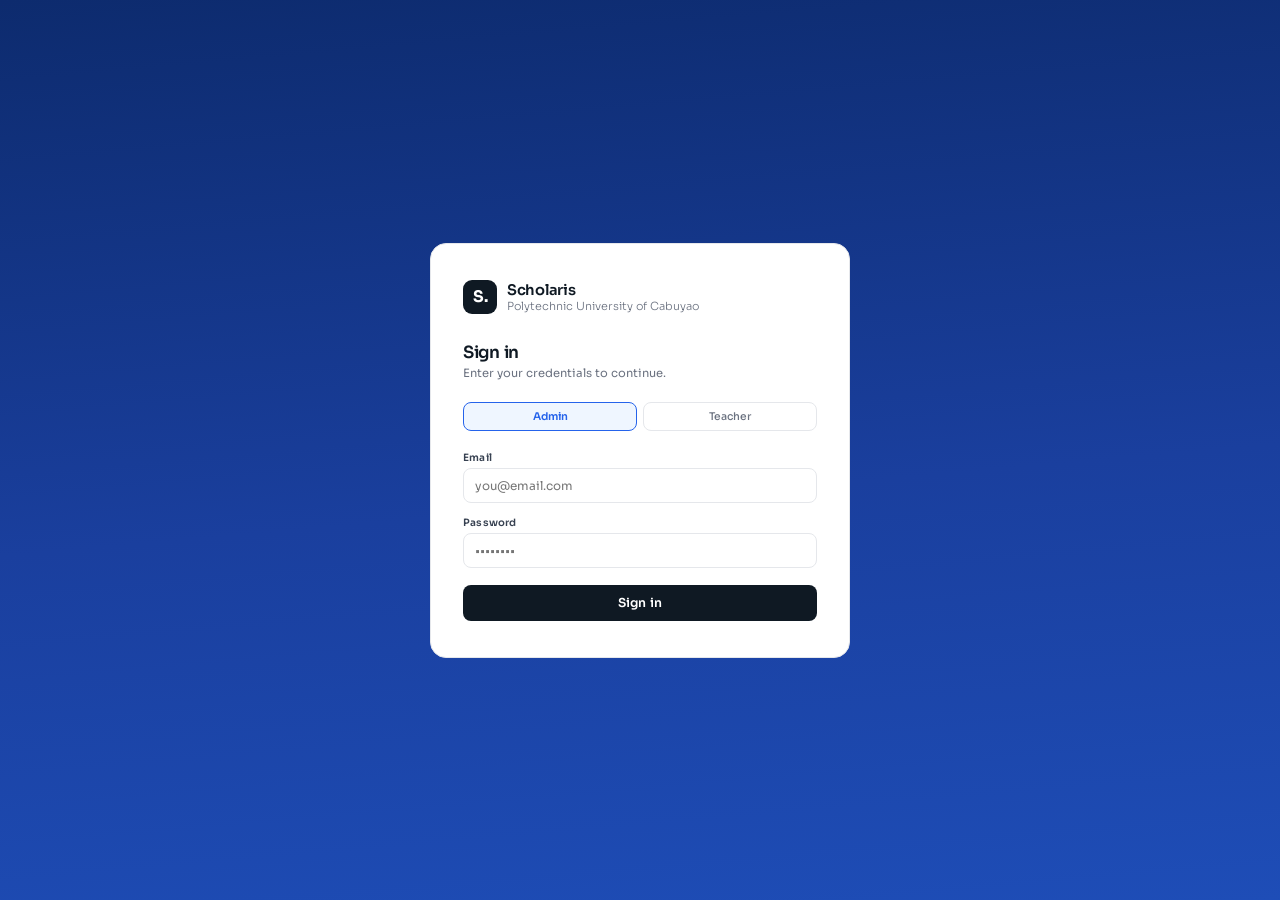
<file: index.html>
<!DOCTYPE html>
<html lang="en">
<head>
  <meta charset="UTF-8">
  <meta name="viewport" content="width=device-width, initial-scale=1.0">
  <title>Scholaris — Sign In</title>
  <script src="https://code.jquery.com/jquery-3.7.1.min.js"></script>
  <style>
    @import url('https://fonts.googleapis.com/css2?family=Sora:wght@300;400;500;600;700&display=swap');

    *, *::before, *::after { box-sizing: border-box; margin: 0; padding: 0; }

    :root {
      --ink:     #0f1923;
      --ink-2:   #374151;
      --ink-3:   #6b7280;
      --ink-4:   #9ca3af;
      --line:    #e5e7eb;
      --bg:      #f9fafb;
      --white:   #ffffff;
      --blue:    #2563eb;
      --blue-dk: #1d4ed8;
      --blue-lt: #eff6ff;
      --red:     #dc2626;
      --red-lt:  #fef2f2;
      --green:   #16a34a;
      --green-lt:#f0fdf4;
      --r:       8px;
      --t:       0.18s ease;
      --font:    'Sora', sans-serif;
    }

    html, body {
      height: 100%;
      font-family: var(--font);
      color: var(--ink);
      font-size: 14px;
    }

    body {
      display: flex;
      align-items: center;
      justify-content: center;
      min-height: 100vh;
      padding: 24px 16px;
      background: linear-gradient(175deg, #0d2b6e 0%, #1a3f9e 55%, #1e4db7 100%);
    }

    /* ── CARD ── */
    .card {
      width: 100%;
      max-width: 420px;
      background: var(--white);
      border: 1px solid var(--line);
      border-radius: 16px;
      padding: 36px 32px;
      animation: up 0.3s ease both;
    }

    @keyframes up {
      from { opacity: 0; transform: translateY(16px); }
      to   { opacity: 1; transform: translateY(0); }
    }

    /* ── LOGO ── */
    .logo {
      display: flex;
      align-items: center;
      gap: 10px;
      margin-bottom: 28px;
    }
    .logo-mark {
      width: 34px; height: 34px;
      background: var(--ink);
      border-radius: 9px;
      display: flex; align-items: center; justify-content: center;
      font-size: 16px; color: white; font-weight: 700;
      letter-spacing: -0.5px;
      flex-shrink: 0;
    }
    .logo-text {
      font-size: 1.05rem;
      font-weight: 600;
      color: var(--ink);
      letter-spacing: -0.3px;
    }
    .logo-text span {
      font-weight: 300;
      color: var(--ink-3);
      font-size: 0.8rem;
      display: block;
      letter-spacing: 0;
    }

    /* ── HEADING ── */
    .head { margin-bottom: 22px; }
    .head h2 {
      font-size: 1.2rem;
      font-weight: 600;
      color: var(--ink);
      letter-spacing: -0.3px;
    }
    .head p {
      font-size: 0.82rem;
      color: var(--ink-3);
      margin-top: 3px;
    }

    /* ── ROLE PILLS ── */
    .role-row {
      display: flex;
      gap: 6px;
      margin-bottom: 20px;
    }
    .role-pill {
      flex: 1;
      padding: 7px 10px;
      border: 1.5px solid var(--line);
      border-radius: var(--r);
      background: var(--white);
      font-family: var(--font);
      font-size: 0.76rem;
      font-weight: 500;
      color: var(--ink-3);
      cursor: pointer;
      transition: all var(--t);
      text-align: center;
    }
    .role-pill:hover { border-color: var(--blue); color: var(--blue); }
    .role-pill.on {
      border-color: var(--blue);
      background: var(--blue-lt);
      color: var(--blue);
      font-weight: 600;
    }

    /* ── FORM ── */
    .fields { display: flex; flex-direction: column; gap: 13px; }
    .row2 { display: grid; grid-template-columns: 1fr 1fr; gap: 10px; }

    .fg { display: flex; flex-direction: column; gap: 4px; }
    .fg label {
      font-size: 0.72rem;
      font-weight: 600;
      color: var(--ink-2);
      letter-spacing: 0.02em;
    }
    .fg input, .fg select {
      width: 100%;
      padding: 9px 11px;
      border: 1.5px solid var(--line);
      border-radius: var(--r);
      font-family: var(--font);
      font-size: 0.85rem;
      color: var(--ink);
      background: var(--white);
      transition: border-color var(--t), box-shadow var(--t);
      outline: none;
    }
    .fg input:focus, .fg select:focus {
      border-color: var(--blue);
      box-shadow: 0 0 0 3px rgba(37,99,235,0.1);
    }
    .fg input.err { border-color: var(--red); }
    .fg input.ok  { border-color: #86efac; }
    .hint {
      font-size: 0.68rem;
      min-height: 12px;
      font-weight: 500;
    }
    .hint.err { color: var(--red); }
    .hint.ok  { color: var(--green); }

    /* ── ALERT ── */
    .alert {
      padding: 10px 12px;
      border-radius: var(--r);
      font-size: 0.78rem;
      font-weight: 500;
      display: none;
      margin-bottom: 14px;
      animation: up 0.2s ease;
    }
    .alert.err  { background: var(--red-lt);   color: var(--red);   }
    .alert.ok   { background: var(--green-lt);  color: var(--green); }

    /* ── BUTTON ── */
    .btn {
      width: 100%;
      padding: 10px;
      background: var(--ink);
      color: white;
      border: none;
      border-radius: var(--r);
      font-family: var(--font);
      font-size: 0.88rem;
      font-weight: 600;
      cursor: pointer;
      transition: background var(--t), transform var(--t);
      letter-spacing: 0.01em;
      margin-top: 4px;
    }
    .btn:hover { background: var(--ink-2); }
    .btn:active { transform: scale(0.98); }

    /* ── SWITCH LINK ── */
    .switch {
      margin-top: 20px;
      text-align: center;
      font-size: 0.78rem;
      color: var(--ink-3);
    }
    .switch a {
      color: var(--blue);
      font-weight: 600;
      cursor: pointer;
      text-decoration: none;
    }
    .switch a:hover { text-decoration: underline; }

    /* ── DIVIDER ── */
    .divider {
      display: flex; align-items: center; gap: 10px;
      margin: 18px 0 16px;
      font-size: 0.72rem; color: var(--ink-4);
    }
    .divider::before, .divider::after {
      content: ''; flex: 1; height: 1px; background: var(--line);
    }

    /* ── SHAKE ── */
    @keyframes shake {
      0%,100%{transform:translateX(0)} 25%{transform:translateX(-5px)} 75%{transform:translateX(5px)}
    }
    .shake { animation: shake 0.3s ease; }

    @media (max-width: 480px) {
      .card { padding: 28px 20px; }
      .row2 { grid-template-columns: 1fr; }
    }
  </style>
</head>
<body>

<div class="card" id="mainCard">

  <!-- LOGO -->
  <div class="logo">
    <div class="logo-mark">S.</div>
    <div class="logo-text">
      Scholaris
      <span>Polytechnic University of Cabuyao</span>
    </div>
  </div>

  <!-- ══ VIEW: LOGIN ══ -->
  <div id="v-login">
    <div class="head">
      <h2>Sign in</h2>
      <p>Enter your credentials to continue.</p>
    </div>

    <div class="role-row" id="loginRoles">
      <button class="role-pill on" data-role="admin">Admin</button>
      <button class="role-pill" data-role="teacher">Teacher</button>
    </div>

    <div class="alert" id="loginAlert"></div>

    <div class="fields">
      <div class="fg">
        <label>Email</label>
        <input type="email" id="lEmail" placeholder="you@email.com" autocomplete="off">
      </div>
      <div class="fg">
        <label>Password</label>
        <input type="password" id="lPass" placeholder="••••••••">
      </div>
      <button class="btn" onclick="auth.login()">Sign in</button>
    </div>

  </div>

  <!-- ══ VIEW: STUDENT REGISTRATION ══ -->
  <div id="v-reg-student" style="display:none;">
    <div class="head">
      <h2>Student registration</h2>
      <p>Create your student account.</p>
    </div>

    <div class="alert" id="stuAlert"></div>

    <div class="fields">
      <div class="row2">
        <div class="fg">
          <label>First name</label>
          <input type="text" id="sFn" placeholder="Juan" autocomplete="off">
          <span class="hint" id="sFn-h"></span>
        </div>
        <div class="fg">
          <label>Last name</label>
          <input type="text" id="sLn" placeholder="Dela Cruz" autocomplete="off">
          <span class="hint" id="sLn-h"></span>
        </div>
      </div>
      <div class="fg">
        <label>Email</label>
        <input type="email" id="sEmail" placeholder="juan@email.com" autocomplete="off">
        <span class="hint" id="sEmail-h"></span>
      </div>
      <div class="row2">
        <div class="fg">
          <label>Student ID</label>
          <input type="text" id="sId" placeholder="202400001" oninput="this.value=this.value.replace(/\D/g,'')">
          <span class="hint" id="sId-h"></span>
        </div>
        <div class="fg">
          <label>Year Level</label>
          <select id="sYear">
            <option value="">— Select —</option>
            <option value="1st Year">1st Year</option>
            <option value="2nd Year">2nd Year</option>
            <option value="3rd Year">3rd Year</option>
            <option value="4th Year">4th Year</option>
          </select>
          <span class="hint" id="sYear-h"></span>
        </div>
      </div>
      <div class="row2">
        <div class="fg">
          <label>Password</label>
          <input type="password" id="sPass" placeholder="Min. 6 chars">
          <span class="hint" id="sPass-h"></span>
        </div>
        <div class="fg">
          <label>Confirm password</label>
          <input type="password" id="sPass2" placeholder="Repeat">
          <span class="hint" id="sPass2-h"></span>
        </div>
      </div>
      <button class="btn" onclick="auth.registerStudent()">Create account</button>
    </div>

    <div class="switch">Already have an account? <a onclick="auth.show('login')">Sign in</a></div>
  </div>

  <!-- ══ VIEW: TEACHER REGISTRATION ══ -->
  <div id="v-reg-teacher" style="display:none;">
    <div class="head">
      <h2>Teacher registration</h2>
      <p>Create your teacher account.</p>
    </div>

    <div class="alert" id="tchAlert"></div>

    <div class="fields">
      <div class="row2">
        <div class="fg">
          <label>First name</label>
          <input type="text" id="tFn" placeholder="Maria" autocomplete="off">
          <span class="hint" id="tFn-h"></span>
        </div>
        <div class="fg">
          <label>Last name</label>
          <input type="text" id="tLn" placeholder="Santos" autocomplete="off">
          <span class="hint" id="tLn-h"></span>
        </div>
      </div>
      <div class="fg">
        <label>Email</label>
        <input type="email" id="tEmail" placeholder="msantos@pnc.edu.ph" autocomplete="off">
        <span class="hint" id="tEmail-h"></span>
      </div>
      <div class="row2">
        <div class="fg">
          <label>Employee ID</label>
          <input type="text" id="tId" placeholder="EMP-001" autocomplete="off">
          <span class="hint" id="tId-h"></span>
        </div>
      <div class="fg">
          <label>Department</label>
          <select id="tDept">
            <option value="">— Select —</option>
            <optgroup label="CCS">
              <option value="CCS - Information Technology">CCS · IT</option>
              <option value="CCS - Computer Science">CCS · CS</option>
            </optgroup>
            <optgroup label="COE">
              <option value="COE - Industrial Engineering">COE · IE</option>
              <option value="COE - Computer Engineering">COE · CPE</option>
              <option value="COE - Electronics Engineering">COE · ECE</option>
            </optgroup>
            <optgroup label="COED">
              <option value="COED - Elementary Education">COED · BEED</option>
              <option value="COED - Secondary Education">COED · BSED</option>
            </optgroup>
            <optgroup label="CBAA">
              <option value="CBAA - Accountancy">CBAA · BSA</option>
              <option value="CBAA - Business Administration">CBAA · BSBA</option>
            </optgroup>
            <optgroup label="CHAS">
              <option value="CHAS - Nursing">CHAS · Nursing</option>
            </optgroup>
            <optgroup label="CAS">
              <option value="CAS - Psychology">CAS · Psychology</option>
            </optgroup>
          </select>
        </div>
      </div>
      <div class="row2">
        <div class="fg">
          <label>Password</label>
          <input type="password" id="tPass" placeholder="Min. 6 chars">
          <span class="hint" id="tPass-h"></span>
        </div>
        <div class="fg">
          <label>Confirm password</label>
          <input type="password" id="tPass2" placeholder="Repeat">
          <span class="hint" id="tPass2-h"></span>
        </div>
      </div>
      <button class="btn" onclick="auth.registerTeacher()">Create account</button>
    </div>

    <div class="switch">Already have an account? <a onclick="auth.show('login')">Sign in</a></div>
  </div>

</div>

<script>
const DB = {
  accts:    () => JSON.parse(localStorage.getItem('pnc_accounts') || '[]'),
  students: () => JSON.parse(localStorage.getItem('pnc_students') || '[]'),
  teachers: () => JSON.parse(localStorage.getItem('pnc_teachers') || '[]'),
  sections: () => JSON.parse(localStorage.getItem('pnc_sections') || '[]'),
  saveAccts:(d) => localStorage.setItem('pnc_accounts', JSON.stringify(d)),
  saveStus: (d) => localStorage.setItem('pnc_students', JSON.stringify(d)),
  saveTchs: (d) => localStorage.setItem('pnc_teachers', JSON.stringify(d)),
};

// Seed default admin
(function() {
  const a = DB.accts();
  if (!a.some(x => x.role === 'admin')) {
    a.push({ email: 'admin@pnc.edu.ph', password: 'admin123', role: 'admin', name: 'Admin' });
    DB.saveAccts(a);
  }
})();

const h = (id, msg, type) => {
  $(`#${id}-h`).text(msg).removeClass('ok err').addClass(type);
  $(`#${id}`).removeClass('ok err').addClass(type === 'ok' ? 'ok' : 'err');
};
const ch = (id) => { $(`#${id}-h`).text('').removeClass('ok err'); $(`#${id}`).removeClass('ok err'); };
const showAlert = (id, msg, type) => $(`#${id}`).text(msg).removeClass('ok err').addClass(type).show();
const hideAlert = (id) => $(`#${id}`).hide();

const auth = {
  role: 'admin',

  show(view) {
    $('[id^="v-"]').hide();
    $(`#v-${view}`).show();
  },

  init() {
    $('#loginRoles .role-pill').on('click', function() {
      $('#loginRoles .role-pill').removeClass('on');
      $(this).addClass('on');
      auth.role = $(this).data('role');
    });

    // Live validation — student
    $('#sFn').on('input', function() { this.value.trim().length >= 2 ? h('sFn','✓','ok') : ch('sFn'); });
    $('#sLn').on('input', function() { this.value.trim().length >= 2 ? h('sLn','✓','ok') : ch('sLn'); });
    $('#sEmail').on('input', function() {
      const v = this.value.trim();
      if (!v) { ch('sEmail'); return; }
      if (!/^[^\s@]+@[^\s@]+\.[^\s@]+$/.test(v)) { h('sEmail','Invalid email.','err'); return; }
      DB.accts().some(a => a.email.toLowerCase() === v.toLowerCase()) ? h('sEmail','Already registered.','err') : h('sEmail','✓','ok');
    });
    $('#sId').on('input', function() {
      const v = this.value.trim();
      if (!v) { ch('sId'); return; }
      if (v.length < 4) { h('sId','Min 4 digits.','err'); return; }
      DB.students().some(s => s.studentId === v) ? h('sId','ID exists.','err') : h('sId','✓','ok');
    });
    const livePass = (p, c) => {
      $(`#${p}, #${c}`).on('input', () => {
        const pv = $(`#${p}`).val(), cv = $(`#${c}`).val();
        pv.length >= 6 ? h(p,'✓','ok') : (pv ? h(p,'Min 6 chars.','err') : ch(p));
        if (cv) cv === pv ? h(c,'✓','ok') : h(c,'Mismatch.','err'); else ch(c);
      });
    };
    livePass('sPass','sPass2');

    // Live validation — teacher
    $('#tFn').on('input', function() { this.value.trim().length >= 2 ? h('tFn','✓','ok') : ch('tFn'); });
    $('#tLn').on('input', function() { this.value.trim().length >= 2 ? h('tLn','✓','ok') : ch('tLn'); });
    $('#tEmail').on('input', function() {
      const v = this.value.trim();
      if (!v) { ch('tEmail'); return; }
      if (!/^[^\s@]+@[^\s@]+\.[^\s@]+$/.test(v)) { h('tEmail','Invalid email.','err'); return; }
      DB.accts().some(a => a.email.toLowerCase() === v.toLowerCase()) ? h('tEmail','Already registered.','err') : h('tEmail','✓','ok');
    });
    $('#tId').on('input', function() {
      const v = this.value.trim();
      if (!v) { ch('tId'); return; }
      DB.teachers().some(t => t.employeeId.toLowerCase() === v.toLowerCase()) ? h('tId','ID exists.','err') : h('tId','✓','ok');
    });
    livePass('tPass','tPass2');

    $('#lEmail, #lPass').on('keydown', e => { if (e.key === 'Enter') auth.login(); });
  },

  login() {
    const email = $('#lEmail').val().trim().toLowerCase();
    const pass  = $('#lPass').val();
    hideAlert('loginAlert');
    if (!email || !pass) { showAlert('loginAlert','Please fill in all fields.','err'); return; }
    const acct = DB.accts().find(a => a.email.toLowerCase() === email && a.password === pass && a.role === this.role);
    if (!acct) {
      showAlert('loginAlert','Incorrect email, password, or role.','err');
      $('#lEmail,#lPass').addClass('shake');
      setTimeout(() => $('#lEmail,#lPass').removeClass('shake'), 350);
      return;
    }
    sessionStorage.setItem('pnc_session', JSON.stringify({ email: acct.email, role: acct.role, name: acct.name, refId: acct.refId }));
    window.location.href = 'index.html';
  },

  registerStudent() {
    hideAlert('stuAlert');
    const fn = $('#sFn').val().trim(), ln = $('#sLn').val().trim();
    const email = $('#sEmail').val().trim(), id = $('#sId').val().trim();
    const year = $('#sYear').val(), pass = $('#sPass').val(), pass2 = $('#sPass2').val();
    let ok = true;

    if (fn.length < 2) { h('sFn','Required.','err'); ok=false; }
    if (ln.length < 2) { h('sLn','Required.','err'); ok=false; }
    if (!/^[^\s@]+@[^\s@]+\.[^\s@]+$/.test(email)) { h('sEmail','Invalid email.','err'); ok=false; }
    else if (DB.accts().some(a => a.email.toLowerCase()===email.toLowerCase())) { h('sEmail','Already registered.','err'); ok=false; }
    if (id.length < 4) { h('sId','Min 4 digits.','err'); ok=false; }
    else if (DB.students().some(s => s.studentId===id)) { h('sId','ID exists.','err'); ok=false; }
    if (!year) { h('sYear','Please select a year level.','err'); ok=false; }
    if (pass.length < 6) { h('sPass','Min 6 chars.','err'); ok=false; }
    if (pass !== pass2)  { h('sPass2','Mismatch.','err'); ok=false; }
    if (!ok) { showAlert('stuAlert','Please fix the errors above.','err'); return; }

    const name = `${fn} ${ln}`;
    const stus = DB.students();
    stus.push({ name, email, studentId: id, section: '', yearLevel: year, enrolledCourses: [] });
    DB.saveStus(stus);
    const a = DB.accts();
    a.push({ email, password: pass, role: 'student', name, refId: id });
    DB.saveAccts(a);

    showAlert('stuAlert','Account created! Redirecting to login…','ok');
    setTimeout(() => {
      this.show('login'); hideAlert('stuAlert');
      $('#lEmail').val(email);
      $('#loginRoles .role-pill').removeClass('on'); $('[data-role="student"]').addClass('on'); this.role='student';
    }, 1600);
  },

  registerTeacher() {
    hideAlert('tchAlert');
    const fn = $('#tFn').val().trim(), ln = $('#tLn').val().trim();
    const email = $('#tEmail').val().trim(), empId = $('#tId').val().trim();
    const dept = $('#tDept').val().trim(), pass = $('#tPass').val(), pass2 = $('#tPass2').val();
    let ok = true;

    if (fn.length < 2) { h('tFn','Required.','err'); ok=false; }
    if (ln.length < 2) { h('tLn','Required.','err'); ok=false; }
    if (!/^[^\s@]+@[^\s@]+\.[^\s@]+$/.test(email)) { h('tEmail','Invalid email.','err'); ok=false; }
    else if (DB.accts().some(a => a.email.toLowerCase()===email.toLowerCase())) { h('tEmail','Already registered.','err'); ok=false; }
    if (!empId) { h('tId','Required.','err'); ok=false; }
    else if (DB.teachers().some(t => t.employeeId.toLowerCase()===empId.toLowerCase())) { h('tId','ID exists.','err'); ok=false; }
    if (pass.length < 6) { h('tPass','Min 6 chars.','err'); ok=false; }
    if (pass !== pass2)  { h('tPass2','Mismatch.','err'); ok=false; }
    if (!ok) { showAlert('tchAlert','Please fix the errors above.','err'); return; }

    const name = `${fn} ${ln}`;
    const tchs = DB.teachers(); tchs.push({ name, email, employeeId: empId, department: dept }); DB.saveTchs(tchs);
    const a = DB.accts(); a.push({ email, password: pass, role: 'teacher', name, refId: empId }); DB.saveAccts(a);

    showAlert('tchAlert','Account created! Redirecting to login…','ok');
    setTimeout(() => {
      this.show('login'); hideAlert('tchAlert');
      $('#lEmail').val(email);
      $('#loginRoles .role-pill').removeClass('on'); $('[data-role="teacher"]').addClass('on'); this.role='teacher';
    }, 1600);
  }
};

$(document).ready(() => auth.init());
</script>
</body>
</html>
</file>
